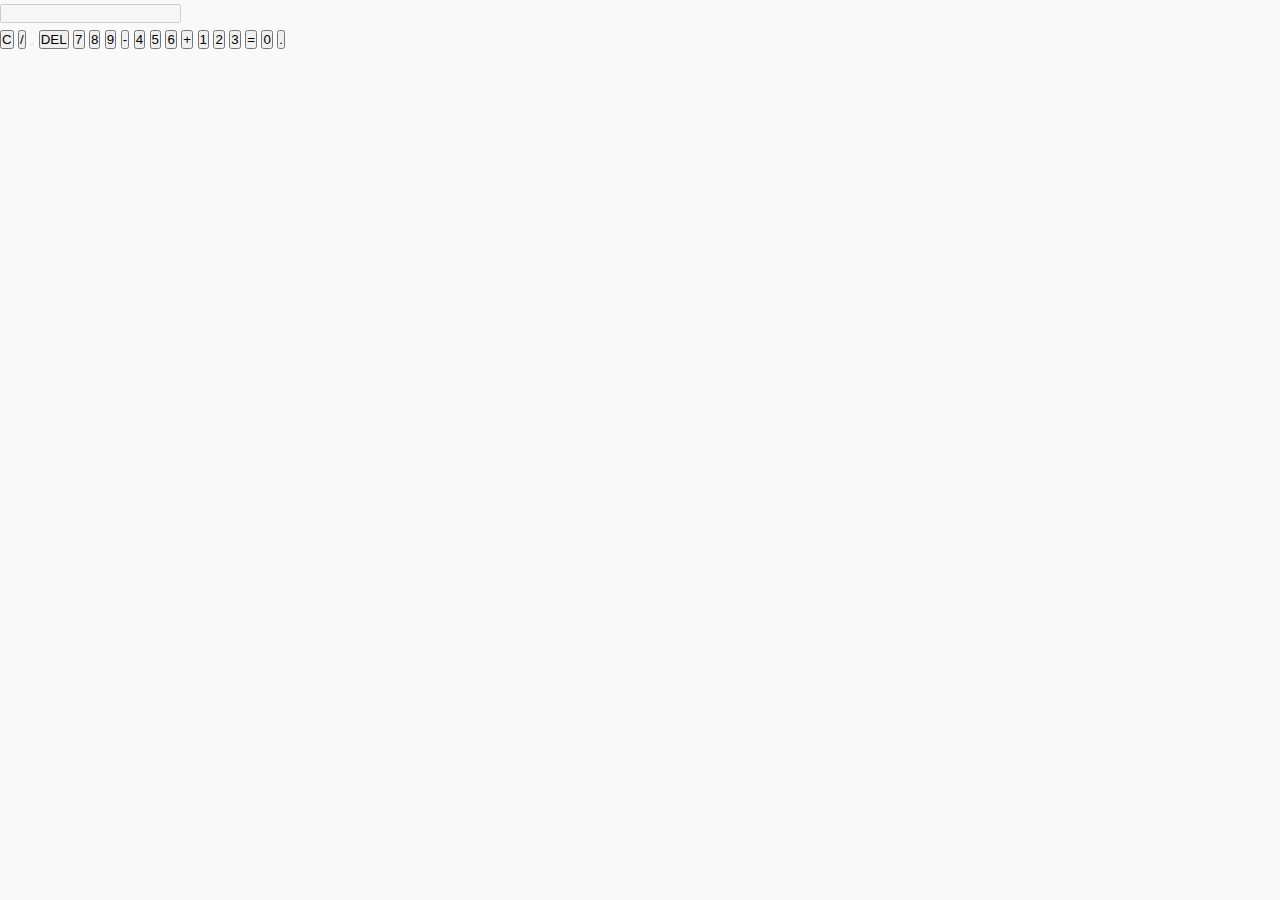
<file: index.html>
<!DOCTYPE html>
<html lang="en">
<head>
  <meta charset="UTF-8">
  <meta name="viewport" content="width=device-width, initial-scale=1.0">
  <title>Calculator</title>
  <link rel="stylesheet" href="style.css">
</head>
<body>
  <div class="calculator">
    <input type="text" id="display" disabled>
    <div class="buttons">
      <button onclick="clearDisplay()">C</button>
      <button onclick="appendValue('/')">/</button>
      <button onclick="appendValue('')"></button>
      <button onclick="deleteLast()">DEL</button>

      <button onclick="appendValue('7')">7</button>
      <button onclick="appendValue('8')">8</button>
      <button onclick="appendValue('9')">9</button>
      <button onclick="appendValue('-')">-</button>

      <button onclick="appendValue('4')">4</button>
      <button onclick="appendValue('5')">5</button>
      <button onclick="appendValue('6')">6</button>
      <button onclick="appendValue('+')">+</button>

      <button onclick="appendValue('1')">1</button>
      <button onclick="appendValue('2')">2</button>
      <button onclick="appendValue('3')">3</button>
      <button onclick="calculateResult()">=</button>

      <button onclick="appendValue('0')">0</button>
      <button onclick="appendValue('.')">.</button>
    </div>
  </div>
  <script src="script.js"></script>
</body>
</html>
</file>
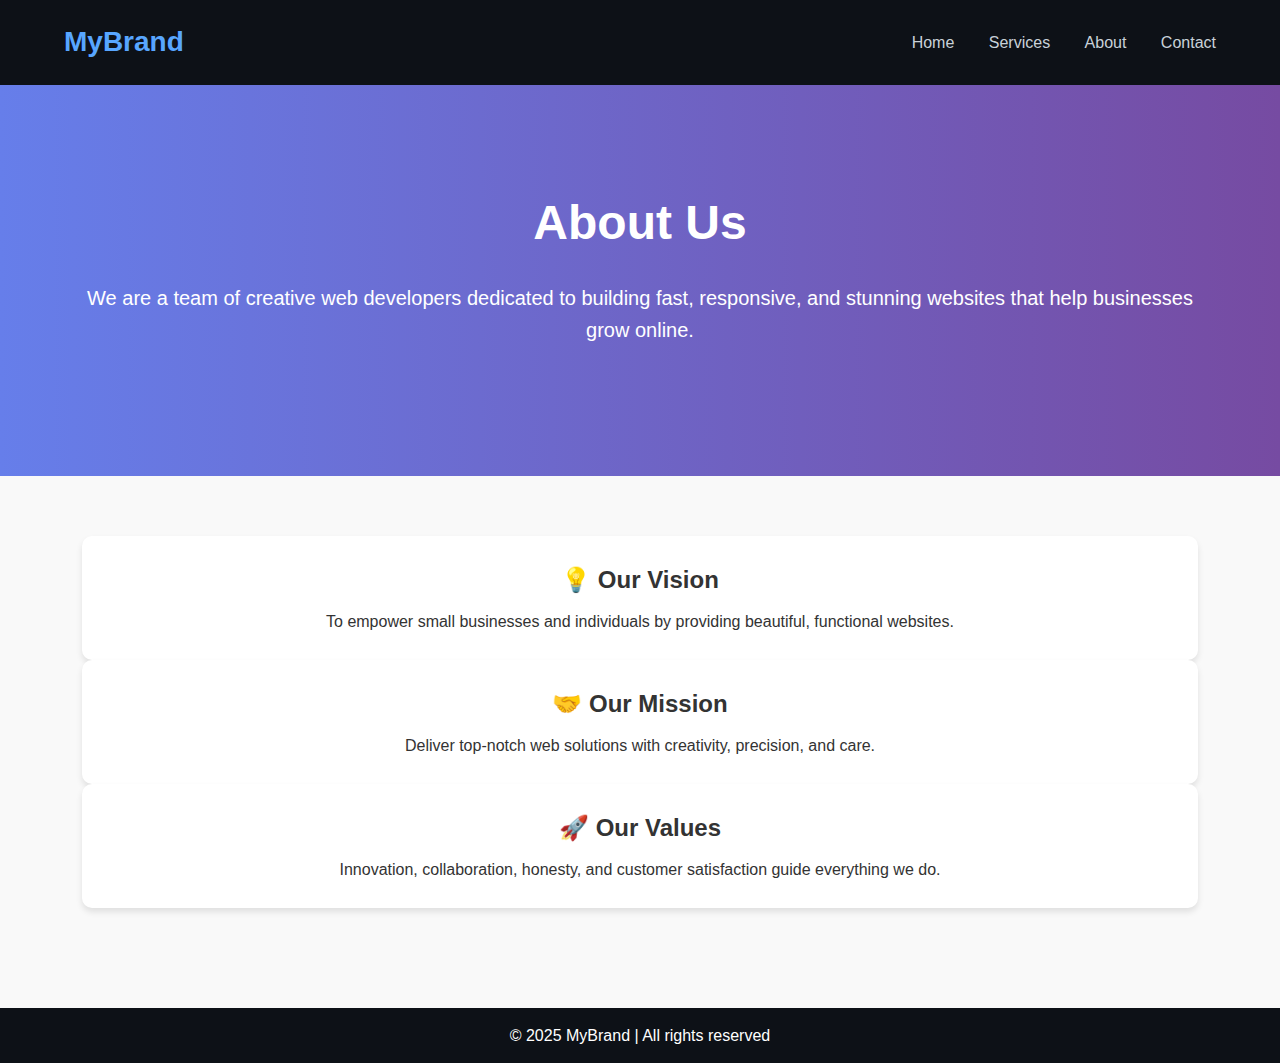
<file: about.html>
<!DOCTYPE html>
<html lang="en">
<head>
  <meta charset="UTF-8" />
  <meta name="viewport" content="width=device-width, initial-scale=1.0"/>
  <title>About Us | MyBrand</title>
  <link rel="stylesheet" href="style.css" />
</head>
<body>
  <header>
    <div class="container">
      <div class="logo">MyBrand</div>
      <nav>
        <a href="index.html">Home</a>
        <a href="services.html">Services</a>
        <a href="about.html" class="active">About</a>
        <a href="contact.html">Contact</a>
      </nav>
    </div>
  </header>

  <section class="hero">
    <div class="container">
      <h1>About Us</h1>
      <p>We are a team of creative web developers dedicated to building fast, responsive, and stunning websites that help businesses grow online.</p>
    </div>
  </section>

  <section class="features">
    <div class="container">
      <div class="feature">
        <h2>💡 Our Vision</h2>
        <p>To empower small businesses and individuals by providing beautiful, functional websites.</p>
      </div>
      <div class="feature">
        <h2>🤝 Our Mission</h2>
        <p>Deliver top-notch web solutions with creativity, precision, and care.</p>
      </div>
      <div class="feature">
        <h2>🚀 Our Values</h2>
        <p>Innovation, collaboration, honesty, and customer satisfaction guide everything we do.</p>
      </div>
    </div>
  </section>

  <footer>
    <p>&copy; 2025 MyBrand | All rights reserved</p>
  </footer>
</body>
</html>
</file>
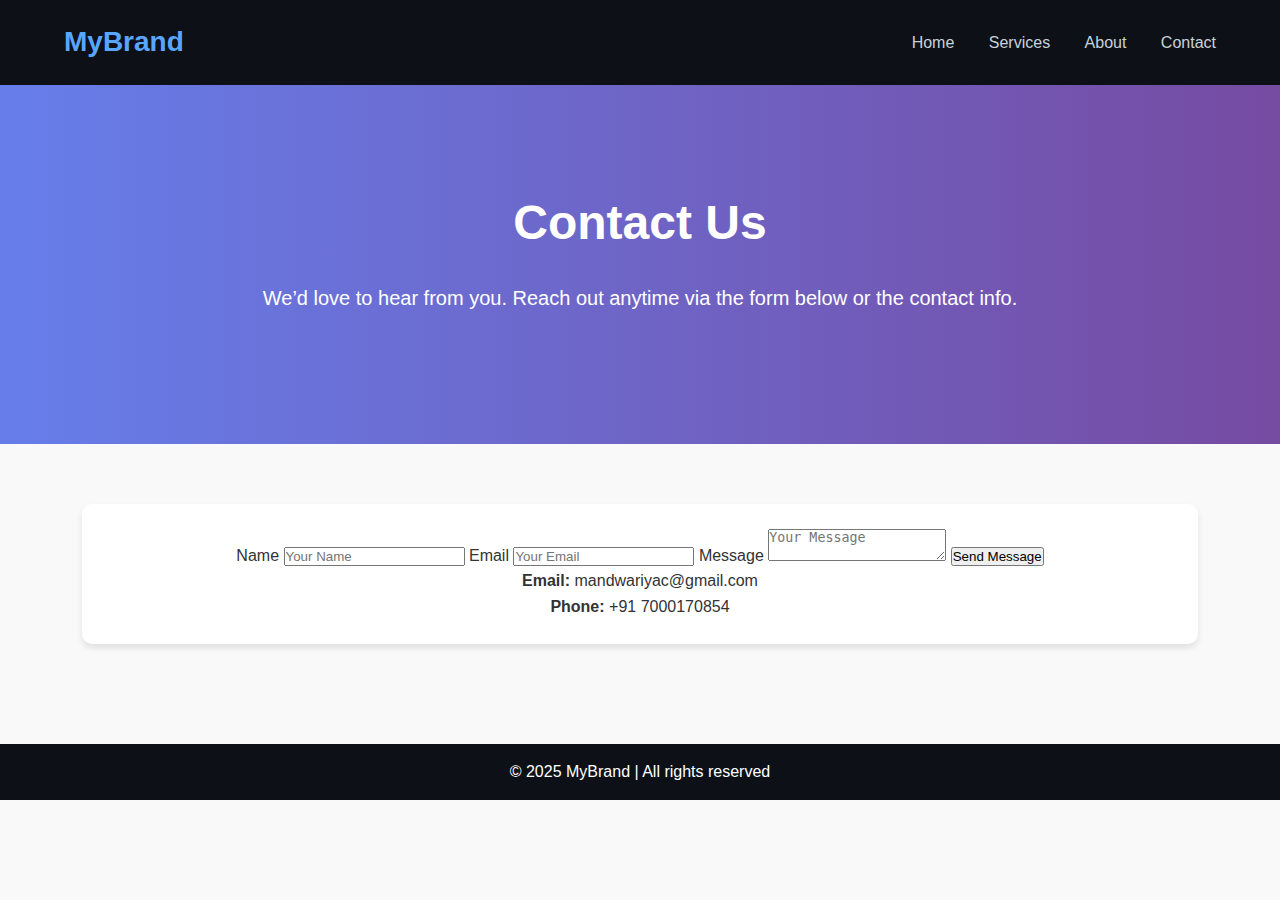
<file: contact.html>
<!DOCTYPE html>
<html lang="en">
<head>
  <meta charset="UTF-8" />
  <meta name="viewport" content="width=device-width, initial-scale=1.0"/>
  <title>Contact Us | MyBrand</title>
  <link rel="stylesheet" href="style.css" />
</head>
<body>
  <header>
    <div class="container">
      <div class="logo">MyBrand</div>
      <nav>
        <a href="index.html">Home</a>
        <a href="services.html">Services</a>
        <a href="about.html">About</a>
        <a href="contact.html" class="active">Contact</a>
      </nav>
    </div>
  </header>

  <section class="hero">
    <div class="container">
      <h1>Contact Us</h1>
      <p>We’d love to hear from you. Reach out anytime via the form below or the contact info.</p>
    </div>
  </section>

  <section class="features">
    <div class="container">
      <div class="feature" style="flex: 1 1 100%;">
        <form class="contact-form">
          <label for="name">Name</label>
          <input type="text" id="name" placeholder="Your Name" required />

          <label for="email">Email</label>
          <input type="email" id="email" placeholder="Your Email" required />

          <label for="message">Message</label>
          <textarea id="message" placeholder="Your Message" required></textarea>

          <button type="submit">Send Message</button>
        </form>

        <div class="contact-info">
          <p><strong>Email:</strong> mandwariyac@gmail.com</p>
          <p><strong>Phone:</strong> +91 7000170854</p>
        </div>
      </div>
    </div>
  </section>

  <footer>
    <p>&copy; 2025 MyBrand | All rights reserved</p>
  </footer>
</body>
</html>
</file>
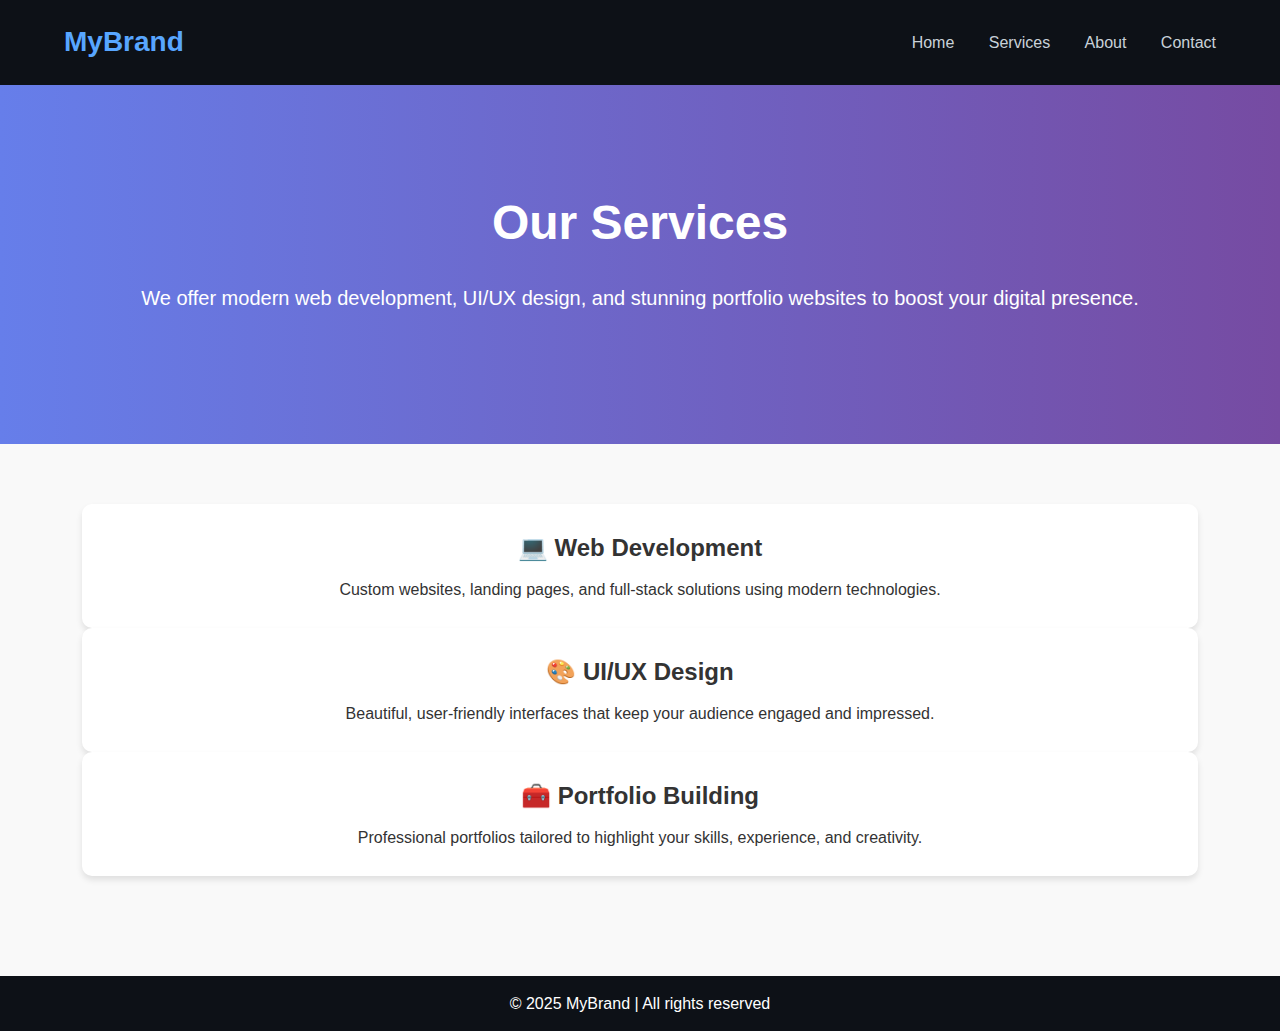
<file: services.html>
<!DOCTYPE html>
<html lang="en">
<head>
  <meta charset="UTF-8" />
  <meta name="viewport" content="width=device-width, initial-scale=1.0"/>
  <title>Our Services | MyBrand</title>
  <link rel="stylesheet" href="style.css" />
</head>
<body>
  <header>
    <div class="container">
      <div class="logo">MyBrand</div>
      <nav>
        <a href="index.html">Home</a>
        <a href="services.html" class="active">Services</a>
        <a href="about.html">About</a>
        <a href="contact.html">Contact</a>
      </nav>
    </div>
  </header>

  <section class="hero">
    <div class="container">
      <h1>Our Services</h1>
      <p>We offer modern web development, UI/UX design, and stunning portfolio websites to boost your digital presence.</p>
    </div>
  </section>

  <section class="features">
    <div class="container">
      <div class="feature">
        <h2>💻 Web Development</h2>
        <p>Custom websites, landing pages, and full-stack solutions using modern technologies.</p>
      </div>
      <div class="feature">
        <h2>🎨 UI/UX Design</h2>
        <p>Beautiful, user-friendly interfaces that keep your audience engaged and impressed.</p>
      </div>
      <div class="feature">
        <h2>🧰 Portfolio Building</h2>
        <p>Professional portfolios tailored to highlight your skills, experience, and creativity.</p>
      </div>
    </div>
  </section>

  <footer>
    <p>&copy; 2025 MyBrand | All rights reserved</p>
  </footer>
</body>
</html>
</file>
<file: style.css>
/* Reset default styling */
* {
  margin: 0;
  padding: 0;
  box-sizing: border-box;
}

body {
  font-family: 'Segoe UI', sans-serif;
  color: #333;
  background-color: #f9f9f9;
  line-height: 1.6;
}

.container {
  width: 90%;
  max-width: 1200px;
  margin: auto;
}

/* Navbar Styling */
header {
  background-color: #0d1117; /* Dark navy blue */
  padding: 20px 0;
  color: white;
  box-shadow: 0 2px 5px rgba(0,0,0,0.2);
}

header .container {
  display: flex;
  justify-content: space-between;
  align-items: center;
}

header .logo {
  font-size: 28px;
  font-weight: bold;
  color: #58a6ff;
}

header nav a {
  color: #c9d1d9;
  text-decoration: none;
  margin-left: 30px;
  font-weight: 500;
  position: relative;
  transition: color 0.3s ease;
}

header nav a:hover {
  color: #58a6ff;
}

header nav a::after {
  content: '';
  display: block;
  width: 0%;
  height: 2px;
  background: #58a6ff;
  transition: width 0.3s;
  position: absolute;
  bottom: -5px;
  left: 0;
}

header nav a:hover::after {
  width: 100%;
}

/* Hero Section */
.hero {
  background: linear-gradient(to right, #667eea, #764ba2);
  color: white;
  text-align: center;
  padding: 100px 20px;
}

.hero h1 {
  font-size: 48px;
  margin-bottom: 20px;
}

.hero h1 span {
  color: #ffd700;
}

.hero p {
  font-size: 20px;
  margin-bottom: 30px;
}

.hero button {
  padding: 12px 25px;
  font-size: 16px;
  background: white;
  color: #764ba2;
  border: none;
  border-radius: 5px;
  cursor: pointer;
  transition: 0.3s;
}

.hero button:hover {
  background: #eee;
}

/* Features Section */
.features {
  display: flex;
  justify-content: space-between;
  text-align: center;
  padding: 60px 20px;
  gap: 20px;
  flex-wrap: wrap;
}

.feature {
  flex: 1 1 30%;
  background: white;
  padding: 25px;
  border-radius: 10px;
  box-shadow: 0 4px 6px rgba(0,0,0,0.1);
  transition: transform 0.3s;
}

.feature:hover {
  transform: translateY(-5px);
}

.feature h2 {
  font-size: 24px;
  margin-bottom: 10px;
}

.feature p {
  font-size: 16px;
}

/* Footer */
footer {
  background-color: #0d1117;
  color: white;
  text-align: center;
  padding: 15px 0;
  margin-top: 40px;
}
</file>
